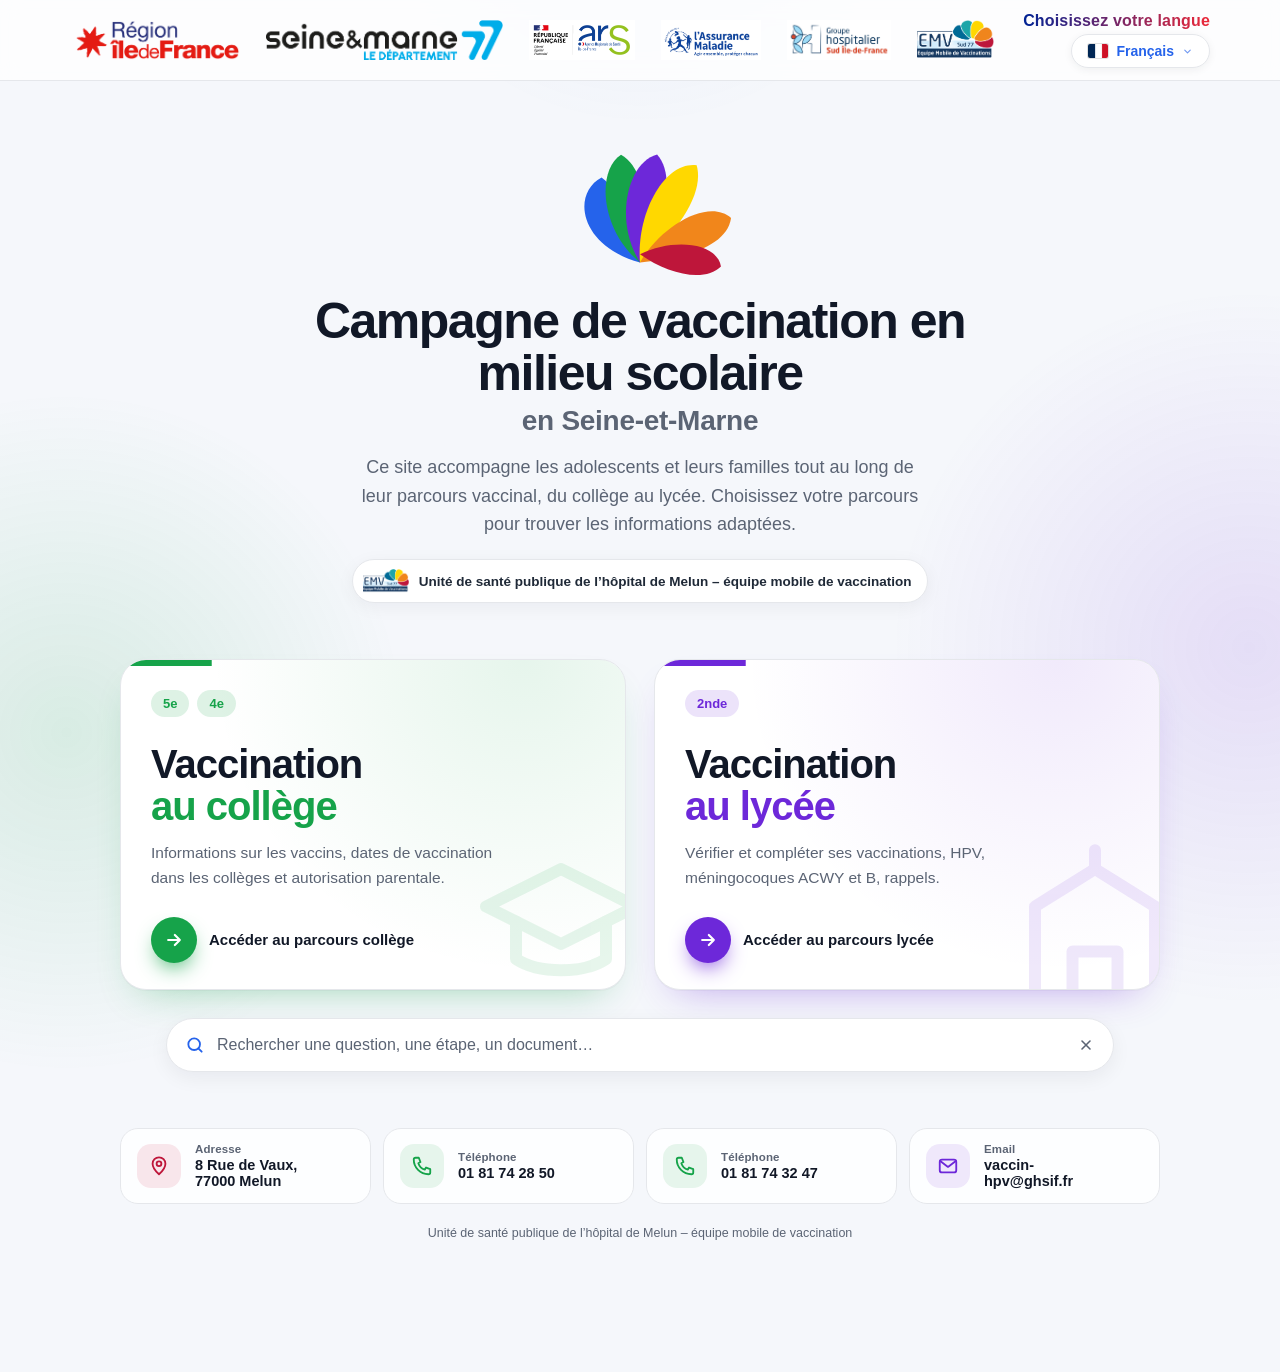
<file: index.html>
<!DOCTYPE html>
<html lang="fr">
<head>
  <meta charset="utf-8"/>
  <meta name="viewport" content="width=device-width, initial-scale=1"/>
  <title>Campagne de vaccination en milieu scolaire en Seine-et-Marne</title>
  <meta name="description" content="Vaccination des adolescents en Île-de-France. Parcours collège et parcours lycée, proposés par l’Unité de santé publique de l’hôpital de Melun et son équipe mobile de vaccination."/>
  <meta name="robots" content="index, follow"/>
  <script>
    /* Ancien lien vers la section contact du collège (formulaire d'autorisation) */
    if (location.hash === '#contactCard') { location.replace('college/index.html' + location.search + '#contactCard'); }
  </script>
  <script src="js/parcours.js?v=20261012-1" data-page="hub"></script>
  <script src="js/entete.js" defer></script>
  <script src="js/langue.js?v=20261004-2"></script>
  <link rel="stylesheet" href="css/recherche.css?v=20261012-3">
  <script src="js/recherche.js?v=20261012-3" data-accent="hub" defer></script>
  <style>
    :root{
      --bg:#f5f7fb; --card:#ffffff; --ink:#111827; --muted:#5b6474; --line:#e5e7eb;
      --blue:#2563eb; --college:#16a34a; --lycee:#6d28d9;
      --font:"Helvetica Neue", -apple-system, "Segoe UI", Roboto, Arial, sans-serif;
    }
    *{box-sizing:border-box}
    html,body{margin:0}
    body{font-family:var(--font);color:var(--ink);background:var(--bg);min-height:100vh;overflow-x:hidden;-webkit-font-smoothing:antialiased}
    a{color:inherit}

    /* Fond : halos lents aux couleurs des deux parcours */
    .halo{position:fixed;inset:-20vmax;z-index:-1;pointer-events:none;
      background:
        radial-gradient(38vmax 38vmax at 18% 70%, rgba(22,163,74,.13), transparent 70%),
        radial-gradient(40vmax 40vmax at 84% 64%, rgba(109,40,217,.12), transparent 70%),
        radial-gradient(30vmax 30vmax at 50% 8%, rgba(37,99,235,.08), transparent 70%);
      animation:drift 26s ease-in-out infinite alternate}
    @keyframes drift{to{transform:translate3d(2vmax,-1.5vmax,0) rotate(4deg)}}

    /* En-tête logos */
    .top{position:relative;z-index:30;background:rgba(255,255,255,.75);backdrop-filter:blur(10px);-webkit-backdrop-filter:blur(10px);border-bottom:1px solid var(--line)}
    .topIn{max-width:1180px;margin:0 auto;padding:12px 20px;display:flex;align-items:center;gap:24px}
    .topIn .headerLogos{flex:1 1 auto}
    /* Menu de langue : copie conforme de celui du collège et du lycée */
    .hubLangWrap{--card:#ffffff;--border:#e5e7eb;--primary:#2563eb;--text:#111827;--primary-soft:#e0e7ff;flex:0 0 auto}
    .headerLangPicker{display:flex;flex-direction:column;align-items:flex-end;gap:4px}
    .headerLangHint{font-size:16px;font-weight:800;letter-spacing:.01em;transition:opacity .3s ease;background-repeat:no-repeat;-webkit-background-clip:text;background-clip:text;-webkit-text-fill-color:transparent;color:transparent}
    .langDropdown{position:relative}
    .langDropdownBtn{display:flex;align-items:center;gap:8px;padding:8px 16px;border-radius:999px;border:1px solid var(--border);background:var(--card);color:var(--primary);font-weight:700;font-size:14px;cursor:pointer;box-shadow:0 2px 8px rgba(0,0,0,.06);font-family:var(--font)}
    .langDropdownFlag{width:20px;height:14px;object-fit:cover;border-radius:2px;box-shadow:0 0 0 1px rgba(0,0,0,.12);flex-shrink:0;display:block}
    .langDropdownChevron{width:11px;height:11px;opacity:.65;flex-shrink:0}
    .langDropdownPanel{position:absolute;top:calc(100% + 8px);right:0;background:var(--card);border:1px solid var(--border);border-radius:14px;box-shadow:0 20px 50px rgba(0,0,0,.2);padding:10px;display:grid;grid-template-columns:repeat(2,minmax(150px,1fr));gap:4px;max-height:70vh;overflow-y:auto;width:max-content;max-width:92vw;z-index:200}
    .langDropdownPanel[hidden]{display:none}
    .langDropdownOption{display:flex;align-items:center;gap:8px;padding:8px 10px;border-radius:10px;border:1px solid transparent;background:none;color:var(--text);cursor:pointer;font-size:13px;font-weight:600;text-align:left;white-space:nowrap;width:100%;font-family:var(--font)}
    .langDropdownOption:hover{background:var(--primary-soft)}
    .langDropdownOption.active{border-color:var(--primary);background:var(--primary-soft)}
    .langDropdownCheck{width:14px;flex-shrink:0;color:var(--primary);font-weight:900;font-size:13px}
    .langDropdownOptionFlag{width:18px;height:12px;object-fit:cover;border-radius:2px;box-shadow:0 0 0 1px rgba(0,0,0,.12);flex-shrink:0;display:block}
    [dir="rtl"] .path{text-align:right}
    [dir="rtl"] .go svg{transform:scaleX(-1)}
    [dir="rtl"] .ci{text-align:right}
    body.langFade main{opacity:.25;transition:opacity .2s ease}
    main{transition:opacity .25s ease}
    .topIn .headerLogos a{transition:opacity .2s ease}
    .topIn .headerLogos a:hover{opacity:.75}
    @media (max-width:768px){.topIn{padding:12px 14px;flex-direction:column;gap:10px}.topIn .headerLogos{width:100%}.headerLangPicker{align-items:center}.langDropdownPanel{right:auto;left:50%;transform:translateX(-50%)}}

    main{max-width:1080px;margin:0 auto;padding:clamp(28px,6vw,60px) 20px 120px}

    /* Hero */
    .hero{text-align:center;display:flex;flex-direction:column;align-items:center}
    .fan{width:clamp(120px,22vw,170px);height:auto;overflow:visible;margin-bottom:4px}
    .fan path{transform-origin:0 0;opacity:0;transform:rotate(var(--r,0deg));
      animation:petal .9s cubic-bezier(.2,.9,.25,1.2) forwards;animation-delay:calc(var(--i) * 110ms + 150ms);
      transition:filter .4s ease}
    @keyframes petal{from{opacity:0;transform:rotate(calc(var(--r,0deg) - 70deg)) scale(.25)}to{opacity:1;transform:rotate(var(--r,0deg))}}
    .fan path.grow{animation:none;opacity:1;transform:rotate(var(--r,0deg));transition:transform .55s cubic-bezier(.2,.9,.25,1.25),filter .4s ease}
    body.hoverCollege .fan .pc, body.hoverLycee .fan .pl{transform:rotate(var(--r,0deg)) scale(1.14)}
    body.hoverCollege .fan path:not(.pc), body.hoverLycee .fan path:not(.pl){filter:saturate(.35) opacity(.5)}

    h1{margin:8px 0 0;font-size:clamp(28px,4.8vw,50px);max-width:26ch;margin-left:auto;margin-right:auto;line-height:1.04;letter-spacing:-.03em;font-weight:800}
    h1 .w{display:inline-block;opacity:0;transform:translateY(40%);animation:rise .8s cubic-bezier(.2,.8,.2,1) forwards;animation-delay:calc(var(--k) * 90ms + 650ms)}
    h1 .place{display:block;color:var(--muted);font-weight:700;font-size:.56em;letter-spacing:-.01em;margin-top:.25em}
    @keyframes rise{to{opacity:1;transform:none}}
    @keyframes fade{to{opacity:1}}
    .lead{max-width:56ch;margin:18px auto 0;font-size:clamp(16px,2vw,18px);line-height:1.6;color:var(--muted);opacity:0;animation:fade .8s ease forwards 1.1s}
    .unit{display:inline-flex;align-items:center;gap:10px;margin-top:20px;padding:9px 16px 9px 10px;border-radius:999px;background:#fff;border:1px solid var(--line);
      font-size:13.5px;font-weight:700;color:#1f2937;opacity:0;animation:fade .8s ease forwards 1.25s;box-shadow:0 4px 18px rgba(17,24,39,.05);text-align:left}
    .unit img{height:24px;width:auto}

    /* Cartes de parcours */
    .paths{display:grid;grid-template-columns:1fr 1fr;gap:clamp(16px,3vw,28px);margin-top:clamp(36px,6vw,56px);perspective:1200px}
    .path{--c:#16a34a;--cs:rgba(22,163,74,.14);--cl:rgba(22,163,74,.45);
      position:relative;display:flex;flex-direction:column;min-height:330px;padding:30px 30px 26px;border-radius:26px;
      text-decoration:none;color:var(--ink);background:var(--card);border:1px solid var(--line);overflow:hidden;isolation:isolate;
      box-shadow:0 1px 0 rgba(17,24,39,.03),0 18px 40px -22px var(--cl);
      transform:perspective(1200px) rotateX(var(--rx,0deg)) rotateY(var(--ry,0deg)) translateY(var(--ty,0px));
      transition:transform .25s ease,box-shadow .45s ease,border-color .45s ease;
      opacity:0;animation:cardIn 1s cubic-bezier(.2,.85,.25,1) forwards;animation-delay:var(--d)}
    .path.lycee{--c:#6d28d9;--cs:rgba(109,40,217,.13);--cl:rgba(109,40,217,.45)}
    @keyframes cardIn{from{opacity:0;transform:translateY(46px) scale(.96)}to{opacity:1;transform:none}}
    .path.ready{animation:none;opacity:1}
    .path::before{content:"";position:absolute;inset:0;z-index:-1;opacity:.75;transition:opacity .4s ease;
      background:radial-gradient(520px circle at var(--mx,80%) var(--my,0%), var(--cs), transparent 60%)}
    .path::after{content:"";position:absolute;left:0;right:0;top:0;height:6px;background:var(--c);transform-origin:left;transform:scaleX(.18);transition:transform .7s cubic-bezier(.2,.9,.25,1)}
    .path:hover,.path:focus-visible{--ty:-6px;border-color:var(--cl);box-shadow:0 1px 0 rgba(17,24,39,.03),0 34px 60px -24px var(--cl)}
    .path:hover::after,.path:focus-visible::after{transform:scaleX(1)}
    .path:hover::before{opacity:1}
    .path:focus-visible{outline:3px solid var(--c);outline-offset:4px}

    .levels{display:flex;flex-wrap:wrap;gap:8px;margin-bottom:26px}
    .levels span{padding:6px 12px;border-radius:999px;font-size:13px;font-weight:800;color:var(--c);background:var(--cs);
      transition:transform .4s cubic-bezier(.2,.9,.25,1.3)}
    .path:hover .levels span{transform:translateY(-3px)}
    .path:hover .levels span:nth-child(2){transition-delay:.05s}
    .path:hover .levels span:nth-child(3){transition-delay:.1s}

    .path h2{margin:0;font-size:clamp(28px,3.6vw,40px);line-height:1.05;letter-spacing:-.025em;font-weight:800}
    .path h2 b{display:block;color:var(--c)}
    .path p{margin:14px 0 0;color:var(--muted);font-size:15.5px;line-height:1.6;max-width:40ch}
    .go{margin-top:auto;padding-top:26px;display:flex;align-items:center;gap:12px;font-weight:800;font-size:15px}
    .go i{position:relative;display:grid;place-items:center;width:46px;height:46px;border-radius:50%;background:var(--c);color:#fff;
      box-shadow:0 10px 22px -8px var(--c);transition:transform .5s cubic-bezier(.2,.9,.25,1.3)}
    .go i::before{content:"";position:absolute;inset:-6px;border-radius:50%;border:2px solid var(--c);opacity:0}
    .path:hover .go i{transform:translateX(6px)}
    .path:hover .go i::before{animation:ring 1.4s ease-out infinite}
    @keyframes ring{0%{opacity:.6;transform:scale(.8)}100%{opacity:0;transform:scale(1.5)}}
    .go svg{width:20px;height:20px}
    .goShort{display:none}
    .mark{position:absolute;right:-26px;bottom:-30px;width:180px;height:180px;z-index:-1;opacity:.1;color:var(--c);
      transition:transform .9s cubic-bezier(.2,.9,.25,1),opacity .5s ease}
    .path:hover .mark{transform:rotate(-14deg) scale(1.12);opacity:.18}

    /* Contact */
    .foot{margin-top:56px;display:grid;grid-template-columns:repeat(auto-fit,minmax(200px,1fr));gap:12px;opacity:0;animation:fade .8s ease forwards 1.9s}
    .ci{--ic:#2563eb;--ib:rgba(37,99,235,.1);display:flex;align-items:center;gap:14px;padding:14px 16px;border-radius:18px;background:rgba(255,255,255,.82);
      border:1px solid var(--line);text-decoration:none;font-size:14.5px;font-weight:700;position:relative;overflow:hidden;
      transition:transform .35s cubic-bezier(.2,.9,.25,1.2),border-color .3s ease,box-shadow .35s ease}
    .ci.c1{--ic:#be163a;--ib:rgba(190,22,58,.1)} .ci.c2,.ci.c3{--ic:#16a34a;--ib:rgba(22,163,74,.1)} .ci.c4{--ic:#6d28d9;--ib:rgba(109,40,217,.1)}
    .ci:hover,.ci:focus-visible{transform:translateY(-4px);border-color:var(--ic);box-shadow:0 18px 34px -18px var(--ic)}
    .ci:focus-visible{outline:3px solid var(--ic);outline-offset:3px}
    .ciIcon{flex:0 0 44px;width:44px;height:44px;border-radius:14px;display:grid;place-items:center;color:var(--ic);background:var(--ib);
      transition:transform .45s cubic-bezier(.2,.9,.25,1.4),background .3s ease,color .3s ease}
    .ciIcon svg{width:22px;height:22px}
    .ci:hover .ciIcon{transform:rotate(-8deg) scale(1.08);background:var(--ic);color:#fff}
    .ciText{display:flex;flex-direction:column;gap:2px;min-width:0}
    .ciText small{font-size:11.5px;color:var(--muted);font-weight:700;letter-spacing:.01em}
    .ciText span{overflow-wrap:anywhere}
    .ciArrow{width:18px;height:18px;margin-left:auto;flex:0 0 auto;color:var(--ic);opacity:0;transform:translate(-4px,4px);transition:opacity .25s ease,transform .3s ease}
    .ci:hover .ciArrow{opacity:1;transform:none}
    .credit{margin-top:22px;text-align:center;color:var(--muted);font-size:12.5px}

    @media (max-width:760px){
      .paths{grid-template-columns:1fr 1fr;gap:10px}
      .path{min-height:0;padding:16px 13px 14px;border-radius:20px}
      .path::after{height:5px}
      .levels{gap:4px;margin-bottom:14px}
      .levels span{padding:4px 7px;font-size:10.5px}
      .path h2{font-size:clamp(19px,5.6vw,24px)}
      .path p{font-size:12.5px;line-height:1.45;margin-top:8px}
      .go{padding-top:14px;gap:8px;font-size:12.5px}
      .go i{width:34px;height:34px;flex:0 0 34px}
      .go svg{width:16px;height:16px}
      .goTxt{display:none}
      .goShort{display:inline}
      .mark{width:90px;height:90px;right:-18px;bottom:-20px}
      .unit{font-size:12.5px;border-radius:18px}
    }
    @media (prefers-reduced-motion: reduce){
      *,*::before,*::after{animation-duration:.001ms !important;animation-delay:0s !important;transition-duration:.001ms !important}
      .fan path,h1 .w,.lead,.unit,.path,.foot{opacity:1 !important}
      .halo{animation:none}
    }
  </style>
<link rel="icon" href="favicon.ico?v=20261015-1" sizes="any">
<link rel="icon" type="image/png" sizes="32x32" href="img/favicon-32.png?v=20261015-1">
<link rel="icon" type="image/png" sizes="192x192" href="img/favicon-192.png?v=20261015-1">
<link rel="apple-touch-icon" href="img/apple-touch-icon.png?v=20261015-1">
</head>
<body>
  <div class="halo" aria-hidden="true"></div>

  <header class="top">
    <div class="topIn">
      <div class="headerLogos">
        <a href="https://www.iledefrance.fr/" target="_blank" rel="noopener" aria-label="Région Île-de-France"><img src="img/region.png" alt="Région Île-de-France"></a>
        <a href="https://www.seine-et-marne.fr/" target="_blank" rel="noopener" aria-label="Département de Seine-et-Marne"><img src="img/departement.png" alt="Département de Seine-et-Marne"></a>
        <a href="https://www.iledefrance.ars.sante.fr/" target="_blank" rel="noopener" aria-label="Agence Régionale de Santé Île-de-France"><img src="img/ARS.png" alt="Agence Régionale de Santé Île-de-France"></a>
        <a href="https://www.ameli.fr/assure/sante/themes/vaccination/vaccins-recommandes" target="_blank" rel="noopener" aria-label="Assurance Maladie"><img src="img/AM.png" alt="Assurance Maladie"></a>
        <a href="https://www.ghsif.fr/" target="_blank" rel="noopener" aria-label="Groupe Hospitalier de Melun"><img src="img/CHMELUN.png" alt="Groupe Hospitalier de Melun"></a>
        <a href="#contact" aria-label="Équipe Mobile de Vaccination"><img src="img/EMV.png" alt="Équipe Mobile de Vaccination"></a>
      </div>
      <div class="hubLangWrap">
        <div class="headerLangPicker">
          <span class="headerLangHint" id="headerLangHint">Choisissez votre langue</span>
          <div class="langDropdown">
            <button type="button" class="langDropdownBtn" id="langSwitcherBtn" aria-haspopup="listbox" aria-expanded="false">
              <img class="langDropdownFlag" id="langSwitcherFlag" src="Flags/fr.png" alt="">
              <span id="langSwitcherText">Français</span>
              <svg class="langDropdownChevron" viewBox="0 0 24 24" fill="none" stroke="currentColor" stroke-width="2.5" stroke-linecap="round" stroke-linejoin="round" aria-hidden="true"><path d="M6 9l6 6 6-6"/></svg>
            </button>
            <div class="langDropdownPanel" id="langPanel" role="listbox" hidden></div>
          </div>
        </div>
      </div>
    </div>
  </header>

  <main>
    <section class="hero">
      <!-- L'éventail du site, dont le pétale vert (collège) et le pétale violet (lycée) répondent aux cartes -->
      <svg class="fan" viewBox="0 0 420 350" aria-hidden="true">
        <g transform="translate(210 300)">
          <path style="--i:0" d="M0 0 C-150 -40 -170 -170 -95 -210 C-40 -170 -20 -80 0 0Z" fill="#2563eb"/>
          <path style="--i:1;--r:-10deg" class="pc" d="M0 0 C-80 -90 -70 -240 0 -270 C60 -220 40 -90 0 0Z" fill="#16a34a"/>
          <path style="--i:2;--r:9deg" class="pl" d="M0 0 C-80 -90 -70 -240 0 -270 C60 -220 40 -90 0 0Z" fill="#6d28d9"/>
          <path style="--i:3" d="M0 0 C-10 -120 60 -250 140 -240 C160 -170 90 -70 0 0Z" fill="#ffd800"/>
          <path style="--i:4" d="M0 0 C50 -90 170 -160 225 -110 C215 -40 110 -10 0 0Z" fill="#f1861b"/>
          <path style="--i:5" d="M0 -20 C80 -60 190 -50 200 10 C160 50 70 30 0 -20Z" fill="#be163a"/>
        </g>
      </svg>

      <h1>
        <span id="hubTitle"><span class="w" style="--k:0">Campagne</span> <span class="w" style="--k:1">de</span> <span class="w" style="--k:2">vaccination</span></span>
        <span class="place"><span class="w" style="--k:3" data-i18n="place">en Seine-et-Marne</span></span>
      </h1>
      <p class="lead" data-i18n="lead">Ce site accompagne les adolescents et leurs familles tout au long de leur parcours vaccinal, du collège au lycée. Choisissez votre parcours pour trouver les informations adaptées.</p>
      <div class="unit"><img src="img/EMV.png" alt=""><span data-i18n="unit">Unité de santé publique de l’hôpital de Melun – équipe mobile de vaccination</span></div>
    </section>

    <section class="paths" aria-label="Choisir un parcours" data-i18n-aria="paths_aria">
      <a class="path college" href="college/index.html" data-pt="college" style="--d:1.35s" data-hover="hoverCollege">
        <div class="levels"><span>5e</span><span>4e</span></div>
        <h2 data-i18n-html="h2_col">Vaccination <b>au collège</b></h2>
        <p data-i18n="desc_col">Informations sur les vaccins, dates de vaccination dans les collèges et autorisation parentale.</p>
        <div class="go"><i><svg viewBox="0 0 24 24" fill="none" stroke="currentColor" stroke-width="2.6" stroke-linecap="round" stroke-linejoin="round" aria-hidden="true"><path d="M5 12h14M13 6l6 6-6 6"/></svg></i><span class="goTxt" data-i18n="go_col">Accéder au parcours collège</span><span class="goShort" data-i18n="go_short">Entrer</span></div>
        <svg class="mark" viewBox="0 0 24 24" fill="none" stroke="currentColor" stroke-width="1.6" stroke-linecap="round" stroke-linejoin="round" aria-hidden="true"><path d="M2 9l10-5 10 5-10 5z"/><path d="M6 11v5c3 2 9 2 12 0v-5"/></svg>
      </a>

      <a class="path lycee" href="lycee/index.html" data-pt="lycee" style="--d:1.5s" data-hover="hoverLycee">
        <div class="levels"><span>2nde</span></div>
        <h2 data-i18n-html="h2_lyc">Vaccination <b>au lycée</b></h2>
        <p data-i18n="desc_lyc">Vérifier et compléter ses vaccinations, HPV, méningocoques ACWY et B, rappels.</p>
        <div class="go"><i><svg viewBox="0 0 24 24" fill="none" stroke="currentColor" stroke-width="2.6" stroke-linecap="round" stroke-linejoin="round" aria-hidden="true"><path d="M5 12h14M13 6l6 6-6 6"/></svg></i><span class="goTxt" data-i18n="go_lyc">Accéder au parcours lycée</span><span class="goShort" data-i18n="go_short">Entrer</span></div>
        <svg class="mark" viewBox="0 0 24 24" fill="none" stroke="currentColor" stroke-width="1.6" stroke-linecap="round" stroke-linejoin="round" aria-hidden="true"><path d="M4 21V9l8-5 8 5v12"/><path d="M9 21v-6h6v6"/><path d="M12 4V1.5"/></svg>
      </a>
    </section>

    <section class="foot" id="contact" aria-label="Contact">
      <a class="ci c1" href="https://maps.app.goo.gl/zGLgVufgVPTTqRAg8" target="_blank" rel="noopener">
        <span class="ciIcon"><svg viewBox="0 0 24 24" fill="none" stroke="currentColor" stroke-width="2" stroke-linecap="round" stroke-linejoin="round" aria-hidden="true"><path d="M12 21s-7-6.2-7-11.5A7 7 0 0 1 19 9.5C19 14.8 12 21 12 21z"/><circle cx="12" cy="9.5" r="2.6"/></svg></span>
        <span class="ciText"><small data-i18n="addr">Adresse</small><span>8 Rue de Vaux, 77000 Melun</span></span>
        <svg class="ciArrow" viewBox="0 0 24 24" fill="none" stroke="currentColor" stroke-width="2.4" stroke-linecap="round" stroke-linejoin="round" aria-hidden="true"><path d="M7 17L17 7M9 7h8v8"/></svg>
      </a>
      <a class="ci c2" href="tel:0181742850">
        <span class="ciIcon"><svg viewBox="0 0 24 24" fill="none" stroke="currentColor" stroke-width="2" stroke-linecap="round" stroke-linejoin="round" aria-hidden="true"><path d="M5 3h3.5l1.8 4.6-2.3 1.4a11 11 0 0 0 7 7l1.4-2.3L21 15.5V19a2 2 0 0 1-2 2A16 16 0 0 1 3 5a2 2 0 0 1 2-2z"/></svg></span>
        <span class="ciText"><small data-i18n="phone">Téléphone</small><span>01 81 74 28 50</span></span>
        <svg class="ciArrow" viewBox="0 0 24 24" fill="none" stroke="currentColor" stroke-width="2.4" stroke-linecap="round" stroke-linejoin="round" aria-hidden="true"><path d="M7 17L17 7M9 7h8v8"/></svg>
      </a>
      <a class="ci c3" href="tel:0181743247">
        <span class="ciIcon"><svg viewBox="0 0 24 24" fill="none" stroke="currentColor" stroke-width="2" stroke-linecap="round" stroke-linejoin="round" aria-hidden="true"><path d="M5 3h3.5l1.8 4.6-2.3 1.4a11 11 0 0 0 7 7l1.4-2.3L21 15.5V19a2 2 0 0 1-2 2A16 16 0 0 1 3 5a2 2 0 0 1 2-2z"/></svg></span>
        <span class="ciText"><small data-i18n="phone">Téléphone</small><span>01 81 74 32 47</span></span>
        <svg class="ciArrow" viewBox="0 0 24 24" fill="none" stroke="currentColor" stroke-width="2.4" stroke-linecap="round" stroke-linejoin="round" aria-hidden="true"><path d="M7 17L17 7M9 7h8v8"/></svg>
      </a>
      <a class="ci c4" href="mailto:vaccin-hpv@ghsif.fr">
        <span class="ciIcon"><svg viewBox="0 0 24 24" fill="none" stroke="currentColor" stroke-width="2" stroke-linecap="round" stroke-linejoin="round" aria-hidden="true"><rect x="3" y="5" width="18" height="14" rx="2.5"/><path d="M3.5 6.5l8.5 6.5 8.5-6.5"/></svg></span>
        <span class="ciText"><small data-i18n="email">Email</small><span>vaccin-hpv@ghsif.fr</span></span>
        <svg class="ciArrow" viewBox="0 0 24 24" fill="none" stroke="currentColor" stroke-width="2.4" stroke-linecap="round" stroke-linejoin="round" aria-hidden="true"><path d="M7 17L17 7M9 7h8v8"/></svg>
      </a>
    </section>
    <p class="credit" data-i18n="unit">Unité de santé publique de l’hôpital de Melun – équipe mobile de vaccination</p>
  </main>

  <script>
    (function(){
      var reduce = window.matchMedia('(prefers-reduced-motion: reduce)').matches;
      /* Une fois l'éventail ouvert, les pétales deviennent réactifs au survol des cartes */
      document.querySelectorAll('.fan path').forEach(function(p){
        p.addEventListener('animationend', function(){ p.classList.add('grow'); });
        if(reduce) p.classList.add('grow');
      });
      /* Cartes : inclinaison suivant le pointeur, lumière qui suit la souris, lien avec l'éventail */
      document.querySelectorAll('.path').forEach(function(card){
        var cls = card.getAttribute('data-hover');
        card.addEventListener('animationend', function(e){ if(e.target === card) card.classList.add('ready'); });
        if(reduce) card.classList.add('ready');
        card.addEventListener('pointerenter', function(){ document.body.classList.add(cls); });
        card.addEventListener('pointerleave', function(){
          document.body.classList.remove(cls);
          card.style.setProperty('--rx','0deg'); card.style.setProperty('--ry','0deg');
        });
        card.addEventListener('focus', function(){ document.body.classList.add(cls); });
        card.addEventListener('blur', function(){ document.body.classList.remove(cls); });
        card.addEventListener('pointermove', function(e){
          var r = card.getBoundingClientRect();
          var px = (e.clientX - r.left) / r.width, py = (e.clientY - r.top) / r.height;
          card.style.setProperty('--mx', (px*100)+'%'); card.style.setProperty('--my', (py*100)+'%');
          if(reduce || e.pointerType !== 'mouse' || !card.classList.contains('ready')) return;
          card.style.setProperty('--ry', ((px-.5)*7)+'deg'); card.style.setProperty('--rx', ((.5-py)*6)+'deg');
        });
      });
    })();
  </script>
  <script>
    /* Langue de l'accueil : mêmes 17 langues que le collège et le lycée */
    var HUB_I18N = {"title": {"fr": "Campagne de vaccination en milieu scolaire", "en": "School vaccination campaign", "ar": "حملة التلقيح في الوسط المدرسي", "tr": "Okullarda aşı kampanyası", "ps": "په ښوونځیو کې د واکسین کمپاین", "ku": "هەڵمەتی ڤاکسین لە ژینگەی قوتابخانە", "ro": "Campanie de vaccinare în mediul școlar", "ka": "ვაქცინაციის კამპანია სკოლებში", "sq": "Fushata e vaksinimit në shkolla", "am": "በትምህርት ቤቶች የክትባት ዘመቻ", "zh": "校园疫苗接种活动", "prs": "کمپاین واکسیناسیون در محیط مکتب", "es": "Campaña de vacunación en el ámbito escolar", "pt": "Campanha de vacinação em meio escolar", "ru": "Кампания вакцинации в школах", "uk": "Кампанія вакцинації в школах", "mo": "Campanie de vaccinare în mediul școlar"}, "lead": {"fr": "Ce site accompagne les adolescents et leurs familles tout au long de leur parcours vaccinal, du collège au lycée. Choisissez votre parcours pour trouver les informations adaptées.", "en": "This site supports adolescents and their families throughout their vaccination journey, from middle school to high school. Choose your path to find the right information.", "ar": "يرافق هذا الموقع المراهقين وعائلاتهم طوال مسارهم التلقيحي، من الإعدادية إلى الثانوية. اختر مسارك للعثور على المعلومات المناسبة.", "tr": "Bu site, ergenlere ve ailelerine ortaokuldan liseye kadar aşı süreçleri boyunca eşlik eder. Size uygun bilgileri bulmak için yolunuzu seçin.", "ps": "دا وېبپاڼه تنکي ځوانان او د هغوی کورنۍ د واکسین په ټوله لاره کې، له منځني ښوونځي تر لیسې پورې، ملاتړ کوي. د مناسبو معلوماتو د موندلو لپاره خپله لاره وټاکئ.", "ku": "ئەم ماڵپەڕە هاوڕێی هەرزەکاران و خێزانەکانیانە لە سەرانسەری ڕێڕەوی ڤاکسینیاندا، لە قوتابخانەی ناوەندییەوە تا ئامادەیی. ڕێڕەوەکەت هەڵبژێرە بۆ دۆزینەوەی زانیاریی گونجاو.", "ro": "Acest site îi însoțește pe adolescenți și pe familiile lor pe tot parcursul vaccinării, de la colegiu la liceu. Alegeți-vă parcursul pentru a găsi informațiile potrivite.", "ka": "ეს საიტი მოზარდებსა და მათ ოჯახებს ეხმარება ვაქცინაციის მთელ გზაზე, კოლეჯიდან ლიცეუმამდე. აირჩიეთ თქვენი მიმართულება შესაბამისი ინფორმაციის მოსაძებნად.", "sq": "Ky sajt i shoqëron adoleshentët dhe familjet e tyre gjatë gjithë rrugëtimit të vaksinimit, nga kolegji te shkolla e mesme. Zgjidhni rrugën tuaj për të gjetur informacionin e duhur.", "am": "ይህ ድረ-ገጽ ታዳጊዎችን እና ቤተሰቦቻቸውን ከኮሌጅ እስከ ሁለተኛ ደረጃ ትምህርት ቤት ድረስ በክትባት ጉዟቸው ሁሉ ይደግፋል። ተገቢውን መረጃ ለማግኘት መንገድዎን ይምረጡ።", "zh": "本网站在青少年从初中到高中的整个疫苗接种过程中为他们及其家庭提供帮助。请选择您的路径以查找相应信息。", "prs": "این وب‌سایت نوجوانان و خانواده‌های آن‌ها را در تمام مسیر واکسیناسیون، از مکتب متوسطه تا لیسه، همراهی می‌کند. مسیر خود را انتخاب کنید تا معلومات مناسب را بیابید.", "es": "Este sitio acompaña a los adolescentes y a sus familias a lo largo de su recorrido de vacunación, del colegio al instituto. Elija su recorrido para encontrar la información adecuada.", "pt": "Este site acompanha os adolescentes e as suas famílias ao longo do seu percurso de vacinação, do colégio ao liceu. Escolha o seu percurso para encontrar a informação adequada.", "ru": "Этот сайт сопровождает подростков и их семьи на всём пути вакцинации, от коллежа до лицея. Выберите свой раздел, чтобы найти нужную информацию.", "uk": "Цей сайт супроводжує підлітків та їхні родини на всьому шляху вакцинації, від колежу до ліцею. Оберіть свій розділ, щоб знайти потрібну інформацію.", "mo": "Acest site îi însoțește pe adolescenți și pe familiile lor pe tot parcursul vaccinării, de la colegiu la liceu. Alegeți-vă parcursul pentru a găsi informațiile potrivite."}, "h2_col": {"fr": "Vaccination <b>au collège</b>", "en": "<b>Middle school</b> vaccination", "ar": "التلقيح <b>في الإعدادية</b>", "tr": "<b>Ortaokulda</b> aşılama", "ps": "<b>په منځني ښوونځي کې</b> واکسین", "ku": "ڤاکسین <b>لە قوتابخانەی ناوەندی</b>", "ro": "Vaccinare <b>la colegiu</b>", "ka": "ვაქცინაცია <b>კოლეჯში</b>", "sq": "Vaksinimi <b>në kolegj</b>", "am": "<b>በኮሌጅ</b> ክትባት", "zh": "<b>初中</b>疫苗接种", "prs": "واکسیناسیون <b>در مکتب متوسطه</b>", "es": "Vacunación <b>en el colegio</b>", "pt": "Vacinação <b>no colégio</b>", "ru": "Вакцинация <b>в коллеже</b>", "uk": "Вакцинація <b>в колежі</b>", "mo": "Vaccinare <b>la colegiu</b>"}, "h2_lyc": {"fr": "Vaccination <b>au lycée</b>", "en": "<b>High school</b> vaccination", "ar": "التلقيح <b>في الثانوية</b>", "tr": "<b>Lisede</b> aşılama", "ps": "<b>په لیسه کې</b> واکسین", "ku": "ڤاکسین <b>لە ئامادەیی</b>", "ro": "Vaccinare <b>la liceu</b>", "ka": "ვაქცინაცია <b>ლიცეუმში</b>", "sq": "Vaksinimi <b>në shkollën e mesme</b>", "am": "<b>በሁለተኛ ደረጃ ትምህርት ቤት</b> ክትባት", "zh": "<b>高中</b>疫苗接种", "prs": "واکسیناسیون <b>در لیسه</b>", "es": "Vacunación <b>en el instituto</b>", "pt": "Vacinação <b>no liceu</b>", "ru": "Вакцинация <b>в лицее</b>", "uk": "Вакцинація <b>в ліцеї</b>", "mo": "Vaccinare <b>la liceu</b>"}, "desc_col": {"fr": "Informations sur les vaccins, dates de vaccination dans les collèges et autorisation parentale.", "en": "Vaccine information, vaccination dates in middle schools and parental consent.", "ar": "معلومات عن اللقاحات، ومواعيد التلقيح في الإعداديات، والموافقة الأبوية.", "tr": "Aşılar hakkında bilgiler, ortaokullardaki aşı tarihleri ve veli izni.", "ps": "د واکسینونو په اړه معلومات، په منځنیو ښوونځیو کې د واکسین نېټې او د والدینو اجازه.", "ku": "زانیاری دەربارەی ڤاکسینەکان، ڕێکەوتەکانی ڤاکسین لە قوتابخانە ناوەندییەکان و ڕەزامەندیی دایک و باوک.", "ro": "Informații despre vaccinuri, datele vaccinării în colegii și autorizația părinților.", "ka": "ინფორმაცია ვაქცინების შესახებ, ვაქცინაციის თარიღები კოლეჯებში და მშობლის ნებართვა.", "sq": "Informacion për vaksinat, datat e vaksinimit në kolegje dhe autorizimi i prindërve.", "am": "ስለ ክትባቶች መረጃ፣ በኮሌጆች ውስጥ የክትባት ቀኖች እና የወላጅ ፈቃድ።", "zh": "疫苗信息、各初中的接种日期以及家长同意书。", "prs": "معلومات درباره واکسین‌ها، تاریخ‌های واکسیناسیون در مکاتب متوسطه و اجازه والدین.", "es": "Información sobre las vacunas, fechas de vacunación en los colegios y autorización parental.", "pt": "Informações sobre as vacinas, datas de vacinação nos colégios e autorização parental.", "ru": "Информация о вакцинах, даты вакцинации в коллежах и согласие родителей.", "uk": "Інформація про вакцини, дати вакцинації в колежах та згода батьків.", "mo": "Informații despre vaccinuri, datele vaccinării în colegii și autorizația părinților."}, "desc_lyc": {"fr": "Vérifier et compléter ses vaccinations, HPV, méningocoques ACWY et B, rappels.", "en": "Check and complete your vaccinations, HPV, meningococcal ACWY and B, boosters.", "ar": "تحقق من تطعيماتك وأكملها، فيروس الورم الحليمي البشري، المكورات السحائية ACWY وB، الجرعات المعززة.", "tr": "Aşılarınızı kontrol edin ve tamamlayın, HPV, ACWY ve B meningokok, rapeller.", "ps": "خپل واکسینونه وګورئ او بشپړ یې کړئ، HPV، د مننژوکوک ACWY او B، تکراري ډوزونه.", "ku": "ڤاکسینەکانت بپشکنە و تەواویان بکە، HPV، مێنینگۆکۆکی ACWY و B، دووبارەکردنەوەکان.", "ro": "Verificați și completați-vă vaccinările, HPV, meningococ ACWY și B, rapeluri.", "ka": "შეამოწმეთ და შეავსეთ თქვენი ვაქცინაციები, HPV, მენინგოკოკი ACWY და B, განმეორებითი დოზები.", "sq": "Kontrolloni dhe plotësoni vaksinimet tuaja, HPV, meningokokët ACWY dhe B, përforcuesit.", "am": "ክትባቶችዎን ያረጋግጡ እና ያጠናቅቁ፣ HPV፣ ማኒንጎኮከስ ACWY እና B፣ ማጠናከሪያዎች።", "zh": "检查并补全您的疫苗接种：HPV、ACWY 和 B 型脑膜炎球菌、加强针。", "prs": "واکسین‌های خود را بررسی و تکمیل کنید، HPV، مننگوکوک ACWY و B، دوزهای تقویتی.", "es": "Verificar y completar sus vacunas, VPH, meningococos ACWY y B, refuerzos.", "pt": "Verificar e completar as suas vacinas, HPV, meningococos ACWY e B, reforços.", "ru": "Проверить и дополнить свои прививки, ВПЧ, менингококки ACWY и B, ревакцинации.", "uk": "Перевірити та доповнити свої щеплення, ВПЛ, менінгококи ACWY і B, ревакцинації.", "mo": "Verificați și completați-vă vaccinările, HPV, meningococ ACWY și B, rapeluri."}, "go_col": {"fr": "Accéder au parcours collège", "en": "Go to the middle school section", "ar": "الدخول إلى قسم الإعدادية", "tr": "Ortaokul bölümüne git", "ps": "د منځني ښوونځي برخې ته ورشئ", "ku": "چوونە بۆ بەشی قوتابخانەی ناوەندی", "ro": "Accesați parcursul colegiu", "ka": "კოლეჯის განყოფილებაზე გადასვლა", "sq": "Hyni në seksionin e kolegjit", "am": "ወደ ኮሌጅ ክፍል ይሂዱ", "zh": "进入初中栏目", "prs": "ورود به بخش مکتب متوسطه", "es": "Acceder al apartado colegio", "pt": "Aceder ao percurso colégio", "ru": "Перейти в раздел коллежа", "uk": "Перейти до розділу колежу", "mo": "Accesați parcursul colegiu"}, "go_lyc": {"fr": "Accéder au parcours lycée", "en": "Go to the high school section", "ar": "الدخول إلى قسم الثانوية", "tr": "Lise bölümüne git", "ps": "د لیسې برخې ته ورشئ", "ku": "چوونە بۆ بەشی ئامادەیی", "ro": "Accesați parcursul liceu", "ka": "ლიცეუმის განყოფილებაზე გადასვლა", "sq": "Hyni në seksionin e shkollës së mesme", "am": "ወደ ሁለተኛ ደረጃ ትምህርት ቤት ክፍል ይሂዱ", "zh": "进入高中栏目", "prs": "ورود به بخش لیسه", "es": "Acceder al apartado instituto", "pt": "Aceder ao percurso liceu", "ru": "Перейти в раздел лицея", "uk": "Перейти до розділу ліцею", "mo": "Accesați parcursul liceu"}, "go_short": {"fr": "Entrer", "en": "Enter", "ar": "دخول", "tr": "Gir", "ps": "ننوځئ", "ku": "چوونە ژوورەوە", "ro": "Intrați", "ka": "შესვლა", "sq": "Hyni", "am": "ግባ", "zh": "进入", "prs": "ورود", "es": "Entrar", "pt": "Entrar", "ru": "Войти", "uk": "Увійти", "mo": "Intrați"}, "paths_aria": {"fr": "Choisir un parcours", "en": "Choose a path", "ar": "اختر مسارًا", "tr": "Bir bölüm seçin", "ps": "یوه لاره وټاکئ", "ku": "ڕێڕەوێک هەڵبژێرە", "ro": "Alegeți un parcurs", "ka": "აირჩიეთ მიმართულება", "sq": "Zgjidhni një rrugë", "am": "መንገድ ይምረጡ", "zh": "选择栏目", "prs": "یک مسیر انتخاب کنید", "es": "Elegir un recorrido", "pt": "Escolher um percurso", "ru": "Выберите раздел", "uk": "Оберіть розділ", "mo": "Alegeți un parcurs"}, "lang_choose": {"fr": "Choisissez votre langue", "en": "Choose your language", "ar": "اختر لغتك", "tr": "Dilinizi seçin", "ps": "خپله ژبه وټاکئ", "ku": "زمانەکەت هەڵبژێرە", "ro": "Alegeți limba", "ka": "აირჩიეთ ენა", "sq": "Zgjidhni gjuhën", "am": "ቋንቋዎን ይምረጡ", "zh": "选择语言", "prs": "زبان خود را انتخاب کنید", "es": "Elija su idioma", "pt": "Escolha o seu idioma", "ru": "Выберите язык", "uk": "Оберіть мову", "mo": "Alegeți limba"}, "unit": {"fr": "Unité de santé publique de l’hôpital de Melun – équipe mobile de vaccination", "en": "Public Health Unit of Melun Hospital – mobile vaccination team", "ar": "وحدة الصحة العامة في مستشفى ميلون – فريق التلقيح المتنقل", "tr": "Melun Hastanesi Halk Sağlığı Birimi – mobil aşı ekibi", "ps": "د مېلون روغتون د عامې روغتیا واحد – د واکسین ګرځنده ټیم", "ku": "یەکەی تەندروستیی گشتیی نەخۆشخانەی مێلون – تیمی گەڕۆکی ڤاکسین", "ro": "Unitatea de sănătate publică a spitalului din Melun – echipa mobilă de vaccinare", "ka": "მელუნის საავადმყოფოს საზოგადოებრივი ჯანმრთელობის განყოფილება – ვაქცინაციის მობილური გუნდი", "sq": "Njësia e shëndetit publik e spitalit të Melun – ekipi i lëvizshëm i vaksinimit", "am": "የሜሉን ሆስፒታል የሕዝብ ጤና ክፍል – ተንቀሳቃሽ የክትባት ቡድን", "zh": "默伦医院公共卫生科 – 流动疫苗接种团队", "prs": "واحد صحت عامه شفاخانه ملون – تیم سیار واکسیناسیون", "es": "Unidad de salud pública del hospital de Melun – equipo móvil de vacunación", "pt": "Unidade de saúde pública do hospital de Melun – equipa móvel de vacinação", "ru": "Отдел общественного здравоохранения больницы Мелёна – мобильная бригада вакцинации", "uk": "Відділ громадського здоров’я лікарні Мелена – мобільна бригада вакцинації", "mo": "Unitatea de sănătate publică a spitalului din Melun – echipa mobilă de vaccinare"}, "addr": {"fr": "Adresse", "en": "Address", "ar": "العنوان", "tr": "Adres", "ps": "پته", "ku": "ناونیشان", "ro": "Adresă", "ka": "მისამართი", "sq": "Adresa", "am": "አድራሻ", "zh": "地址", "prs": "آدرس", "es": "Dirección", "pt": "Morada", "ru": "Адрес", "uk": "Адреса", "mo": "Adresă"}, "phone": {"fr": "Téléphone", "en": "Phone", "ar": "الهاتف", "tr": "Telefon", "ps": "تلیفون", "ku": "تەلەفۆن", "ro": "Telefon", "ka": "ტელეფონი", "sq": "Telefoni", "am": "ስልክ", "zh": "电话", "prs": "تلیفون", "es": "Teléfono", "pt": "Telefone", "ru": "Телефон", "uk": "Телефон", "mo": "Telefon"}, "email": {"fr": "Email", "en": "Email", "ar": "البريد الإلكتروني", "tr": "E-posta", "ps": "بریښنالیک", "ku": "ئیمەیل", "ro": "Email", "ka": "ელფოსტა", "sq": "Email", "am": "ኢሜይል", "zh": "电子邮件", "prs": "ایمیل", "es": "Correo electrónico", "pt": "Email", "ru": "Эл. почта", "uk": "Ел. пошта", "mo": "Email"}, "place": {"fr": "en Seine-et-Marne", "en": "in Seine-et-Marne", "ar": "في سين إي مارن", "tr": "Seine-et-Marne'da", "ps": "په سېن-اې-مارن کې", "ku": "لە سێن-ئێ-مارن", "ro": "în Seine-et-Marne", "ka": "სენ-ე-მარნში", "sq": "në Seine-et-Marne", "am": "በሴን-ኤ-ማርን", "zh": "塞纳-马恩省", "prs": "در سن-اِ-مارن", "es": "en Seine-et-Marne", "pt": "em Seine-et-Marne", "ru": "в департаменте Сена и Марна", "uk": "у департаменті Сена і Марна", "mo": "în Seine-et-Marne"}};
    var HUB_LABELS = {"fr": "Français", "ar": "العربية", "tr": "Türkçe", "en": "English", "ps": "پښتو", "ku": "Kurdî (Soranî)", "ka": "ქართული", "ro": "Română", "sq": "Shqip", "am": "አማርኛ", "zh": "中文", "prs": "دری", "es": "Español", "pt": "Português", "ru": "Русский", "uk": "Українська", "mo": "Moldovenească"};
    var HUB_FLAGS = {"fr": "fr", "en": "gb-eng", "ar": "sa", "tr": "tr", "ps": "af", "ku": "iq", "ro": "ro", "ka": "ge", "sq": "al", "am": "et", "zh": "cn", "prs": "af", "es": "es", "pt": "pt", "ru": "ru", "uk": "ua", "mo": "md"};
    var HUB_ORDER = ["fr", "en", "ar", "tr", "ps", "ku", "ro", "ka", "sq", "am", "zh", "prs", "es", "pt", "ru", "uk", "mo"];
    var RTL_LANGS = ['ar','ps','ku','prs'];
    var lang = (function(){ var q = new URLSearchParams(location.search).get('lang'); if (q && HUB_LABELS[q]) return q; var m = null; try { m = localStorage.getItem('vaccinationSud77Lang'); } catch(e){} return (m && HUB_LABELS[m]) ? m : 'fr'; })();
    (function(){
      function tr(k){ var o = HUB_I18N[k] || {}; return o[lang] || o.fr || ''; }
      function renderTitle(animate){
        var el = document.getElementById('hubTitle');
        el.parentElement.setAttribute('dir', RTL_LANGS.indexOf(lang) > -1 ? 'rtl' : 'ltr');
        el.innerHTML = tr('title').split(' ').map(function(w,i){
          return '<span class="w" style="--k:'+i+(animate ? '' : ';animation:none;opacity:1;transform:none')+'">'+w+'</span>';
        }).join(' ');
      }
      function apply(animate){
        document.documentElement.lang = lang;
        renderTitle(animate);
        document.querySelectorAll('[data-i18n]').forEach(function(n){ n.textContent = tr(n.getAttribute('data-i18n')); });
        document.querySelectorAll('[data-i18n-html]').forEach(function(n){ n.innerHTML = tr(n.getAttribute('data-i18n-html')); });
        document.querySelectorAll('[data-i18n-aria]').forEach(function(n){ n.setAttribute('aria-label', tr(n.getAttribute('data-i18n-aria'))); });
        document.getElementById('langSwitcherText').textContent = HUB_LABELS[lang];
        document.getElementById('langSwitcherFlag').src = 'Flags/' + (HUB_FLAGS[lang] || 'fr') + '.png';
        buildPanel();
      }
      function buildPanel(){
        var panel = document.getElementById('langPanel'); panel.innerHTML = '';
        HUB_ORDER.forEach(function(l){
          var on = l === lang, b = document.createElement('button');
          b.type = 'button'; b.setAttribute('role','option'); b.className = 'langDropdownOption' + (on ? ' active' : '');
          b.innerHTML = '<span class="langDropdownCheck">' + (on ? '✓' : '') + '</span><img class="langDropdownOptionFlag" src="Flags/' + (HUB_FLAGS[l] || 'fr') + '.png" alt=""><span>' + HUB_LABELS[l] + '</span>';
          b.addEventListener('click', function(){ panel.hidden = true; document.getElementById('langSwitcherBtn').setAttribute('aria-expanded','false'); setLang(l); });
          panel.appendChild(b);
        });
      }
      function setLang(l){
        if (l === lang) return;
        document.body.classList.add('langFade');
        setTimeout(function(){
          lang = l; apply(false);
          var u = new URL(location.href);
          if (l === 'fr') u.searchParams.delete('lang'); else u.searchParams.set('lang', l);
          history.replaceState(null, '', u);
          document.body.classList.remove('langFade');
        }, 200);
      }
      apply(true);
      window.hubSetLanguage = setLang;
      var btn = document.getElementById('langSwitcherBtn'), panel = document.getElementById('langPanel');
      btn.addEventListener('click', function(e){ e.stopPropagation(); var willOpen = panel.hidden; panel.hidden = !willOpen; btn.setAttribute('aria-expanded', willOpen ? 'true' : 'false'); });
      document.addEventListener('click', function(e){ if(!e.target.closest('.langDropdown')){ panel.hidden = true; btn.setAttribute('aria-expanded','false'); } });
      document.addEventListener('keydown', function(e){ if(e.key === 'Escape'){ panel.hidden = true; btn.setAttribute('aria-expanded','false'); } });
      /* Phrase d'invitation qui défile dans les 17 langues, comme au collège */
      var LANG_SELF = {"fr": "Choisissez votre langue", "en": "Choose your language", "ar": "اختر لغتك", "tr": "Dilinizi seçin", "ps": "خپله ژبه وټاکئ", "ku": "زمانەکەت هەڵبژێرە", "ro": "Alegeți limba dumneavoastră", "ka": "აირჩიეთ თქვენი ენა", "sq": "Zgjidhni gjuhën tuaj", "am": "ቋንቋዎን ይምረጡ", "zh": "选择您的语言", "prs": "زبان خود را انتخاب کنید", "es": "Elija su idioma", "pt": "Escolha o seu idioma", "ru": "Выберите свой язык", "uk": "Оберіть свою мову", "mo": "Alegeți limba dumneavoastră"};
      var HINT_GRAD = {"fr": "linear-gradient(90deg,#002395,#ED2939)", "en": "linear-gradient(90deg,#00247D,#CF142B)", "ar": "linear-gradient(90deg,#006C35,#0a8f46)", "tr": "linear-gradient(90deg,#E30A17,#b5050f)", "ps": "linear-gradient(90deg,#000000,#D32011,#007A36)", "ku": "linear-gradient(90deg,#EE1B24,#FDE816,#007A3D)", "ro": "linear-gradient(90deg,#002B7F,#FCD116,#CE1126)", "ka": "linear-gradient(90deg,#FF0000,#c40000)", "sq": "linear-gradient(90deg,#E41E20,#2b2b2b)", "am": "linear-gradient(90deg,#078930,#FCDD09,#DA121A)", "zh": "linear-gradient(90deg,#DE2910,#FFDE00)", "prs": "linear-gradient(90deg,#000000,#D32011,#007A36)", "es": "linear-gradient(90deg,#AA151B,#F1BF00)", "pt": "linear-gradient(90deg,#046A38,#DA291C,#FFCC00)", "ru": "linear-gradient(90deg,#0039A6,#D52B1E)", "uk": "linear-gradient(90deg,#005BBB,#FFD500)", "mo": "linear-gradient(90deg,#002B7F,#FCD116,#CE1126)"};
      var hint = document.getElementById('headerLangHint'), langs = HUB_ORDER, ci = 0;
      function paint(){ var c = langs[ci % langs.length]; hint.textContent = LANG_SELF[c] || ''; hint.style.backgroundImage = HINT_GRAD[c] || HINT_GRAD.fr; }
      paint();
      setInterval(function(){ hint.style.opacity = 0; setTimeout(function(){ ci = (ci + 1) % langs.length; paint(); hint.style.opacity = 1; }, 300); }, 1800);
    })();
  </script>
</body>
</html>
</file>
<file: css/recherche.css>
/* =====================================================================
   RECHERCHE — champ, liste de résultats, mise en évidence
   ===================================================================== */
.rechBox{--rc:#3B6D11;--rc2:#639922;--rcs:rgba(99,153,34,.14);position:relative;z-index:40;margin:0 auto 22px}
.rechBox[data-accent="lycee"]{--rc:#534AB7;--rc2:#7F77DD;--rcs:rgba(127,119,221,.15)}
.rechField{display:flex;align-items:center;gap:10px;background:var(--card,#fff);border:1.5px solid var(--border,#e5e7eb);border-radius:999px;padding:0 8px 0 18px;height:54px;box-shadow:0 6px 20px rgba(17,24,39,.06);transition:border-color .2s ease,box-shadow .2s ease}
.rechField:focus-within{border-color:var(--rc2);box-shadow:0 0 0 4px var(--rcs),0 8px 24px rgba(17,24,39,.08)}
.rechIco{width:20px;height:20px;flex:0 0 auto;color:var(--rc)}
.rechInput{flex:1;min-width:0;border:0;outline:0;background:transparent;color:var(--text,#111827);font:inherit;font-size:16px;height:100%}
.rechInput::-webkit-search-cancel-button{display:none}
.rechInput::placeholder{color:var(--muted,#6b7280)}
.rechClear{flex:0 0 auto;width:38px;height:38px;border-radius:50%;border:0;background:transparent;color:var(--muted,#6b7280);cursor:pointer;display:grid;place-items:center}
.rechClear:hover{background:var(--rcs);color:var(--rc)}
.rechClear svg{width:16px;height:16px}

.rechPanel{position:absolute;left:0;right:0;top:calc(100% + 8px);background:var(--card,#fff);border:1px solid var(--border,#e5e7eb);border-radius:18px;box-shadow:0 18px 40px rgba(17,24,39,.16);max-height:min(62vh,520px);overflow:auto;padding:6px;animation:rechIn .18s ease}
@keyframes rechIn{from{opacity:0;transform:translateY(-6px)}to{opacity:1;transform:none}}
.rechItem{display:flex;align-items:flex-start;gap:12px;width:100%;text-align:start;border:0;background:transparent;color:var(--text,#111827);font:inherit;padding:11px 12px;border-radius:12px;cursor:pointer}
.rechItem.on,.rechItem:hover{background:var(--rcs)}
.rechTag{flex:0 0 auto;font-size:11px;font-weight:800;letter-spacing:.02em;padding:3px 9px;border-radius:999px;background:var(--rc);color:#fff;margin-top:1px;white-space:nowrap}
.rechItem[data-type="step"] .rechTag{background:var(--rc2)}
.rechItem[data-type="doc"] .rechTag{background:#f1861b}
.rechItem[data-type="video"] .rechTag{background:#be163a}
.rechItem[data-type="letter"] .rechTag{background:#6b7280}
.rechTxt{display:flex;flex-direction:column;gap:3px;min-width:0}
.rechTitle{font-weight:800;font-size:14.5px;line-height:1.35}
.rechBody{font-size:13px;line-height:1.45;color:var(--muted,#6b7280)}
.rechItem mark{background:rgba(255,216,0,.55);color:inherit;border-radius:3px;padding:0 1px}
.rechNone{padding:16px;text-align:center;color:var(--muted,#6b7280);font-weight:700}

.rechFlash{animation:rechFlash 2.4s ease}
@keyframes rechFlash{0%,100%{box-shadow:0 0 0 0 rgba(255,216,0,0)}15%,60%{box-shadow:0 0 0 4px rgba(255,216,0,.85)}}
.letterP.rechFlash{border-radius:8px;background:rgba(255,216,0,.18);transition:background 2s ease}

[data-theme="dark"] .rechItem mark{background:rgba(255,216,0,.35)}
[data-theme="dark"] .rechPanel{box-shadow:0 18px 40px rgba(0,0,0,.5)}

@media (max-width:600px){
  .rechBox{padding:0 12px}
  .rechField{height:50px;padding-left:14px}
  .rechInput{font-size:15px}
  .rechItem{flex-direction:column;gap:6px}
}
@media (prefers-reduced-motion:reduce){.rechPanel,.rechFlash{animation:none}}
.rechBox .rechInput,.rechBox .rechInput:focus,.rechBox .rechInput:focus-visible{outline:0 !important;box-shadow:none !important;border:0 !important;background:transparent !important}

/* Accueil : champ sous les deux cartes, étiquettes collège et lycée */
.rechBox.rechHub{--rc:#2563eb;--rc2:#3b82f6;--rcs:rgba(37,99,235,.12);width:100%;max-width:980px;margin:28px auto 6px;padding:0 16px;box-sizing:border-box}
.rechTags{display:flex;flex-direction:column;gap:4px;flex:0 0 auto;align-items:stretch}
.rechTags .rechTag{text-align:center}
.rechSite{font-size:11px;font-weight:800;padding:3px 9px;border-radius:999px;text-align:center;white-space:nowrap;border:1.5px solid currentColor}
.rechSite[data-site="college"]{color:#16a34a;background:rgba(22,163,74,.08)}
.rechSite[data-site="lycee"]{color:#6d28d9;background:rgba(109,40,217,.08)}
@media (max-width:600px){.rechTags{flex-direction:row}}
.rechBox.rechHub{animation:rechHubIn .6s ease 1.65s both}
@keyframes rechHubIn{from{opacity:0;transform:translateY(10px)}to{opacity:1;transform:none}}
@media (prefers-reduced-motion:reduce){.rechBox.rechHub{animation:none}}
.rechItem[data-type="doc"] .rechTitle::after,.rechItem[data-type="video"] .rechTitle::after{content:" ↗";color:var(--rc);font-weight:900}
</file>
